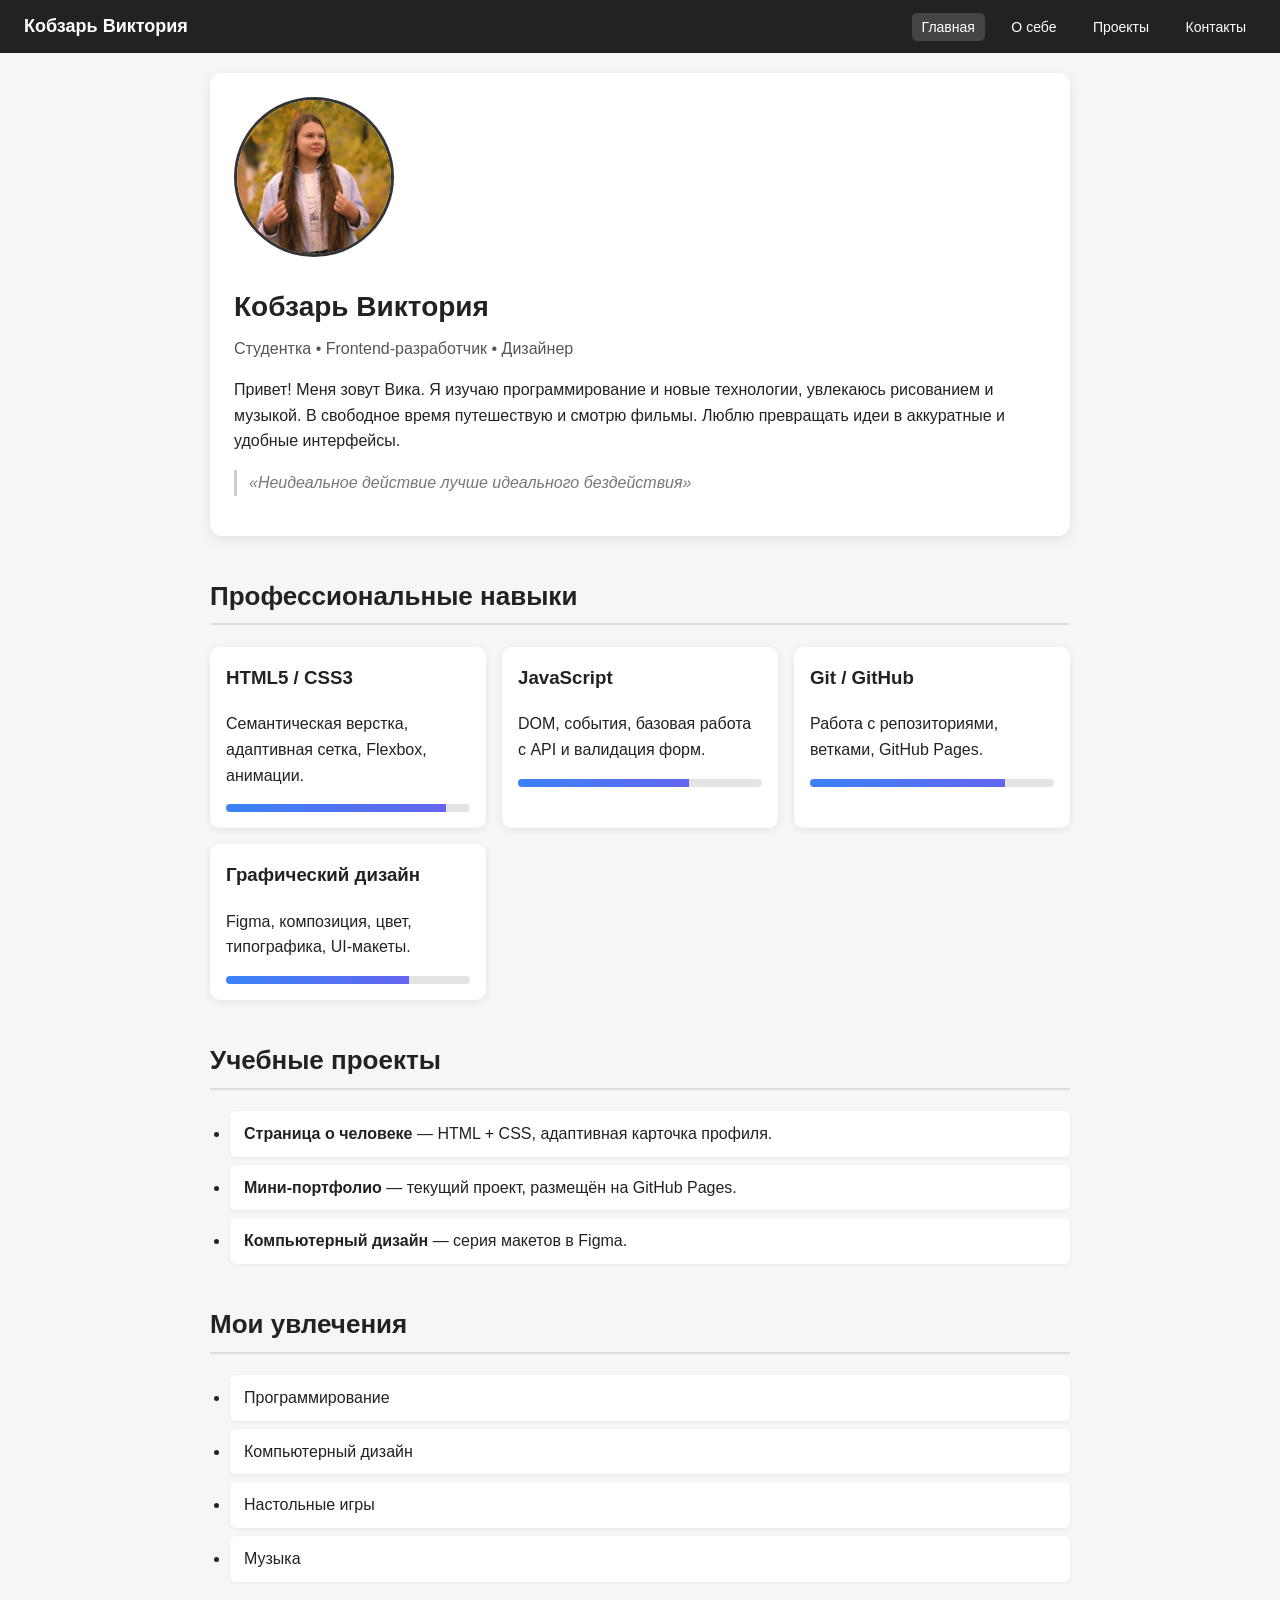
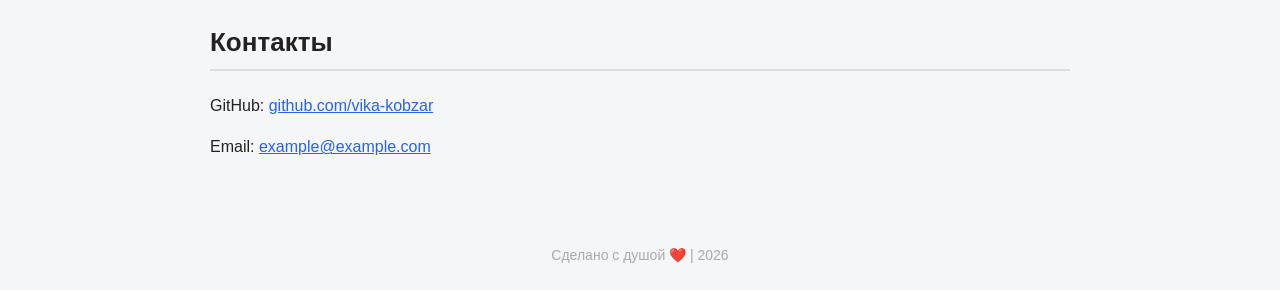
<file: index.html>
<!DOCTYPE html>
<html lang="ru">
<head>
  <meta charset="UTF-8">
  <meta name="viewport" content="width=device-width, initial-scale=1.0">
  <meta name="description" content="Мини-портфолио Кобзарь Виктории — веб-разработка, дизайн, IT. Учебные проекты и профессиональные навыки.">
  <title>Кобзарь Виктория — Портфолио веб-разработчика</title>
  <link rel="stylesheet" href="css/style.css">
</head>
<body>

<header class="site-header">
  <a class="logo" href="index.html">Кобзарь Виктория</a>
  <nav>
    <a href="index.html">Главная</a>
    <a href="about.html">О себе</a>
    <a href="projects.html">Проекты</a>
    <a href="contacts.html">Контакты</a>
  </nav>
</header>

<main>

  <section class="hero" id="about">
    <img class="avatar" src="images/avatar.jpg" alt="Фото Кобзарь Виктории — студентки и веб-разработчика">
    <div class="hero-text">
      <h1>Кобзарь Виктория</h1>
      <p class="subtitle">Студентка • Frontend-разработчик • Дизайнер</p>
      <p>
        Привет! Меня зовут Вика. Я изучаю программирование и новые технологии,
        увлекаюсь рисованием и музыкой. В свободное время путешествую и смотрю фильмы.
        Люблю превращать идеи в аккуратные и удобные интерфейсы.
      </p>
      <p class="quote">«Неидеальное действие лучше идеального бездействия»</p>
    </div>
  </section>

  <section id="skills">
    <h2>Профессиональные навыки</h2>
    <div class="skills-grid">
      <div class="skill-card">
        <h3>HTML5 / CSS3</h3>
        <p>Семантическая верстка, адаптивная сетка, Flexbox, анимации.</p>
        <div class="bar"><span style="width: 90%"></span></div>
      </div>
      <div class="skill-card">
        <h3>JavaScript</h3>
        <p>DOM, события, базовая работа с API и валидация форм.</p>
        <div class="bar"><span style="width: 70%"></span></div>
      </div>
      <div class="skill-card">
        <h3>Git / GitHub</h3>
        <p>Работа с репозиториями, ветками, GitHub Pages.</p>
        <div class="bar"><span style="width: 80%"></span></div>
      </div>
      <div class="skill-card">
        <h3>Графический дизайн</h3>
        <p>Figma, композиция, цвет, типографика, UI-макеты.</p>
        <div class="bar"><span style="width: 75%"></span></div>
      </div>
    </div>
  </section>

  <section id="projects">
    <h2>Учебные проекты</h2>
    <ul class="projects-list">
      <li><strong>Страница о человеке</strong> — HTML + CSS, адаптивная карточка профиля.</li>
      <li><strong>Мини-портфолио</strong> — текущий проект, размещён на GitHub Pages.</li>
      <li><strong>Компьютерный дизайн</strong> — серия макетов в Figma.</li>
    </ul>
  </section>

  <section id="hobbies">
    <h2>Мои увлечения</h2>
    <ul class="hobbies">
      <li>Программирование</li>
      <li>Компьютерный дизайн</li>
      <li>Настольные игры</li>
      <li>Музыка</li>
    </ul>
  </section>

  <section id="contacts">
    <h2>Контакты</h2>
    <p>GitHub: <a href="https://github.com/vika-kobzar">github.com/vika-kobzar</a></p>
    <p>Email: <a href="mailto:example@example.com">example@example.com</a></p>
  </section>

</main>

<footer>
  Сделано с душой ❤️ | 2026
</footer>

<script src="js/script.js"></script>
</body>
</html>
</file>
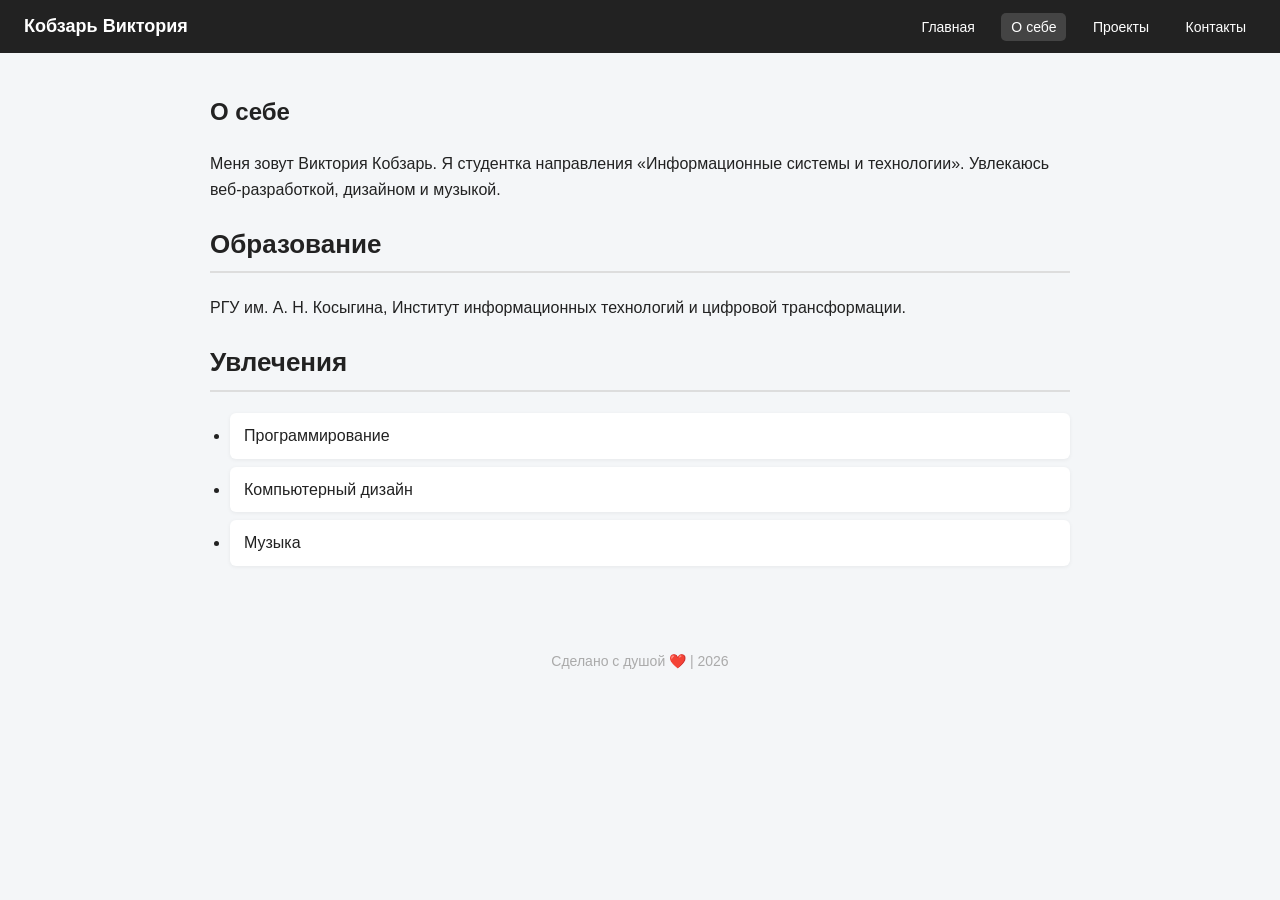
<file: about.html>
<!DOCTYPE html>
<html lang="ru">
<head>
  <meta charset="UTF-8">
  <meta name="viewport" content="width=device-width, initial-scale=1.0">
  <meta name="description" content="Подробнее о Кобзарь Виктории: образование, увлечения и профессиональный путь в веб-разработке.">
  <title>О себе — Кобзарь Виктория</title>
  <link rel="stylesheet" href="css/style.css">
</head>
<body>

<header class="site-header">
  <a class="logo" href="index.html">Кобзарь Виктория</a>
  <nav>
    <a href="index.html">Главная</a>
    <a href="about.html">О себе</a>
    <a href="projects.html">Проекты</a>
    <a href="contacts.html">Контакты</a>
  </nav>
</header>

<main>
  <section>
    <h1>О себе</h1>
    <p>Меня зовут Виктория Кобзарь. Я студентка направления «Информационные системы и технологии». Увлекаюсь веб-разработкой, дизайном и музыкой.</p>
    <h2>Образование</h2>
    <p>РГУ им. А. Н. Косыгина, Институт информационных технологий и цифровой трансформации.</p>
    <h2>Увлечения</h2>
    <ul class="hobbies">
      <li>Программирование</li>
      <li>Компьютерный дизайн</li>
      <li>Музыка</li>
    </ul>
  </section>
</main>

<footer>Сделано с душой ❤️ | 2026</footer>
<script src="js/script.js"></script>
</body>
</html>
</file>
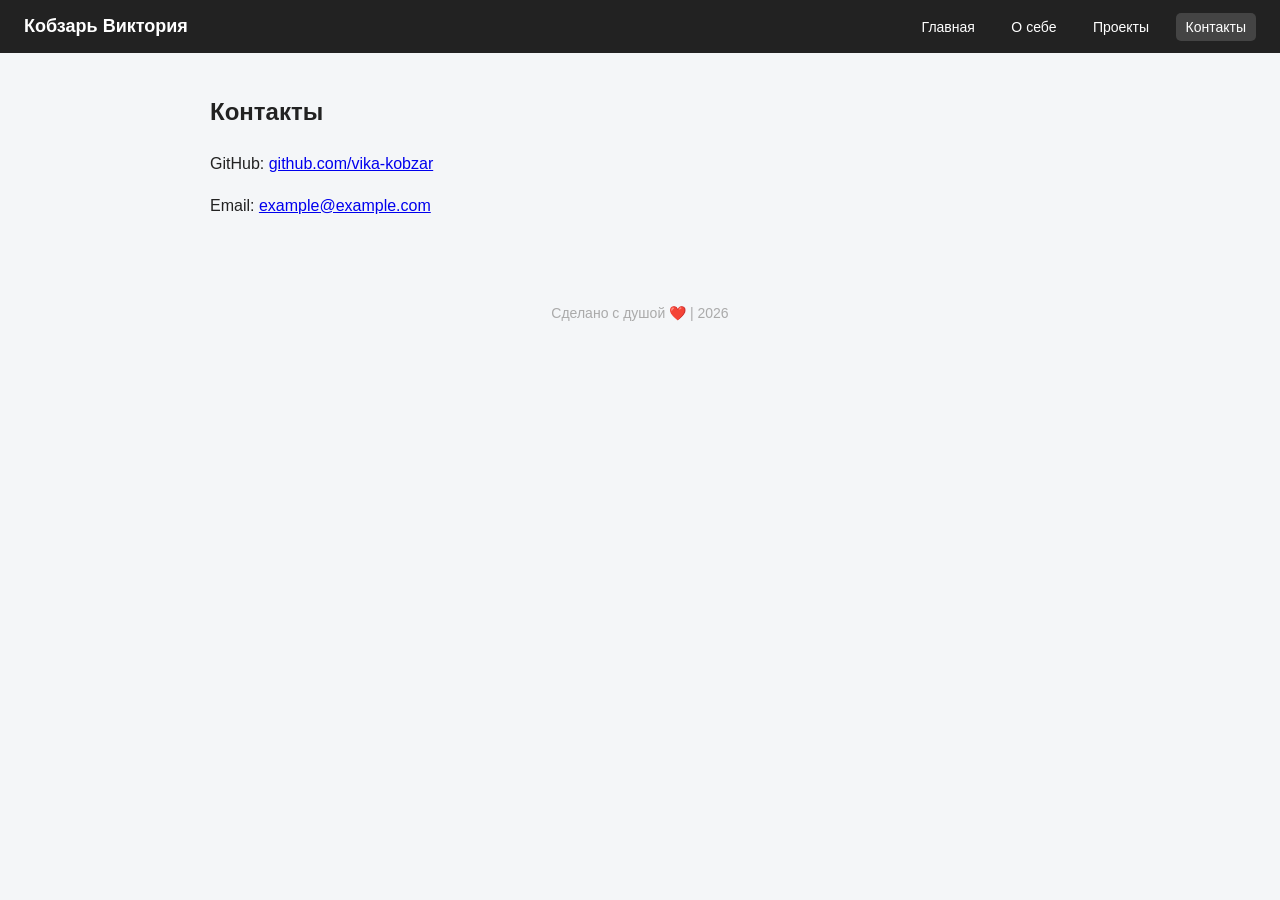
<file: contacts.html>
<!DOCTYPE html>
<html lang="ru">
<head>
  <meta charset="UTF-8">
  <meta name="viewport" content="width=device-width, initial-scale=1.0">
  <meta name="description" content="Свяжитесь с Кобзарь Викторией: GitHub, email для сотрудничества и вопросов.">
  <title>Контакты — Кобзарь Виктория</title>
  <link rel="stylesheet" href="css/style.css">
</head>
<body>

<header class="site-header">
  <a class="logo" href="index.html">Кобзарь Виктория</a>
  <nav>
    <a href="index.html">Главная</a>
    <a href="about.html">О себе</a>
    <a href="projects.html">Проекты</a>
    <a href="contacts.html">Контакты</a>
  </nav>
</header>

<main>
  <section>
    <h1>Контакты</h1>
    <p>GitHub: <a href="https://github.com/vika-kobzar">github.com/vika-kobzar</a></p>
    <p>Email: <a href="mailto:example@example.com">example@example.com</a></p>
  </section>
</main>

<footer>Сделано с душой ❤️ | 2026</footer>
<script src="js/script.js"></script>
</body>
</html>
</file>
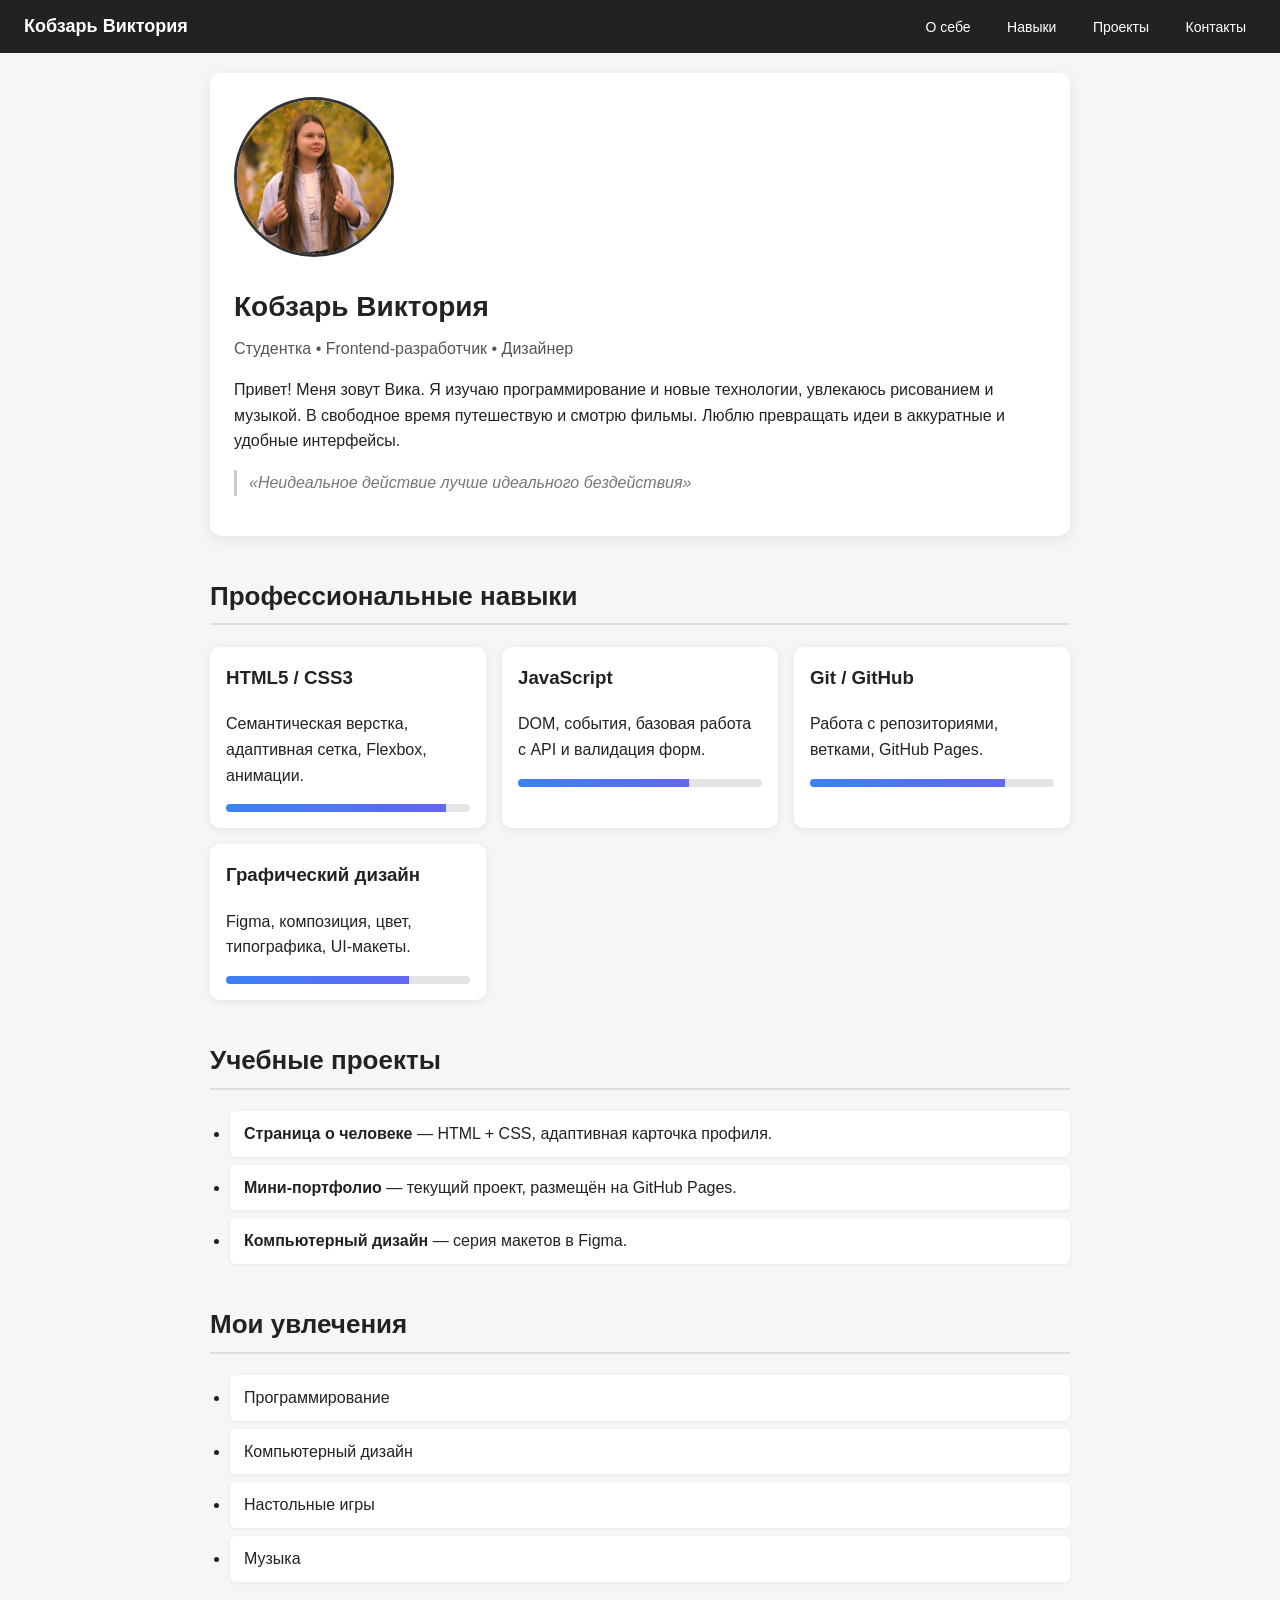
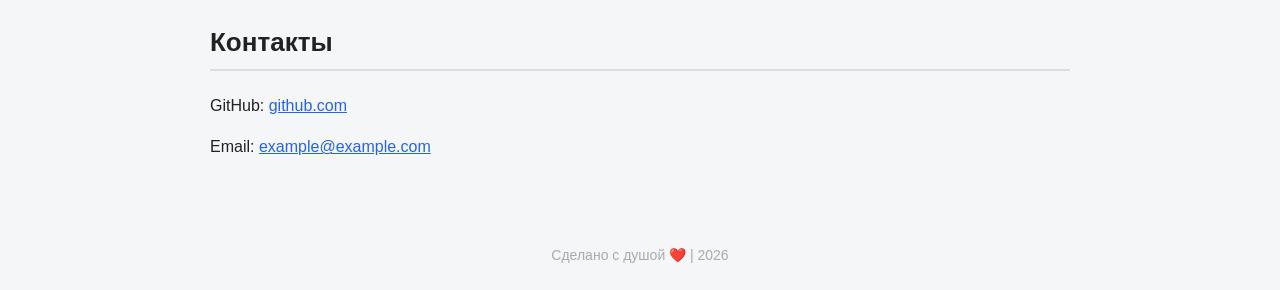
<file: kobzar.html>
<!DOCTYPE html>
<html lang="ru">
<head>
  <meta charset="UTF-8">
  <meta name="viewport" content="width=device-width, initial-scale=1.0">
  <meta name="description" content="Мини-портфолио Кобзарь Виктории — веб-разработка, дизайн, IT">
  <title>Кобзарь Виктория — Портфолио</title>
  <link rel="stylesheet" href="style.css">
</head>
<body>

<header class="site-header">
  <a class="logo" href="#">Кобзарь Виктория</a>
  <nav>
    <a href="#about">О себе</a>
    <a href="#skills">Навыки</a>
    <a href="#projects">Проекты</a>
    <a href="#contacts">Контакты</a>
  </nav>
</header>

<main>

  <section class="hero" id="about">
    <img class="avatar" src="photo/kobz.jfif" alt="Фото Кобзарь Виктории">
    <div class="hero-text">
      <h1>Кобзарь Виктория</h1>
      <p class="subtitle">Студентка • Frontend-разработчик • Дизайнер</p>
      <p>
        Привет! Меня зовут Вика. Я изучаю программирование и новые технологии,
        увлекаюсь рисованием и музыкой. В свободное время путешествую и смотрю фильмы.
        Люблю превращать идеи в аккуратные и удобные интерфейсы.
      </p>
      <p class="quote">«Неидеальное действие лучше идеального бездействия»</p>
    </div>
  </section>

  <section id="skills">
    <h2>Профессиональные навыки</h2>
    <div class="skills-grid">
      <div class="skill-card">
        <h3>HTML5 / CSS3</h3>
        <p>Семантическая верстка, адаптивная сетка, Flexbox, анимации.</p>
        <div class="bar"><span style="width: 90%"></span></div>
      </div>
      <div class="skill-card">
        <h3>JavaScript</h3>
        <p>DOM, события, базовая работа с API и валидация форм.</p>
        <div class="bar"><span style="width: 70%"></span></div>
      </div>
      <div class="skill-card">
        <h3>Git / GitHub</h3>
        <p>Работа с репозиториями, ветками, GitHub Pages.</p>
        <div class="bar"><span style="width: 80%"></span></div>
      </div>
      <div class="skill-card">
        <h3>Графический дизайн</h3>
        <p>Figma, композиция, цвет, типографика, UI-макеты.</p>
        <div class="bar"><span style="width: 75%"></span></div>
      </div>
    </div>
  </section>

  <section id="projects">
    <h2>Учебные проекты</h2>
    <ul class="projects-list">
      <li><strong>Страница о человеке</strong> — HTML + CSS, адаптивная карточка профиля.</li>
      <li><strong>Мини-портфолио</strong> — текущий проект, размещён на GitHub Pages.</li>
      <li><strong>Компьютерный дизайн</strong> — серия макетов в Figma.</li>
    </ul>
  </section>

  <section id="hobbies">
    <h2>Мои увлечения</h2>
    <ul class="hobbies">
      <li>Программирование</li>
      <li>Компьютерный дизайн</li>
      <li>Настольные игры</li>
      <li>Музыка</li>
    </ul>
  </section>

  <section id="contacts">
    <h2>Контакты</h2>
    <p>GitHub: <a href="https://github.com/">github.com</a></p>
    <p>Email: <a href="mailto:example@example.com">example@example.com</a></p>
  </section>

</main>

<footer>
  Сделано с душой ❤️ | 2026
</footer>

</body>
</html>
</file>
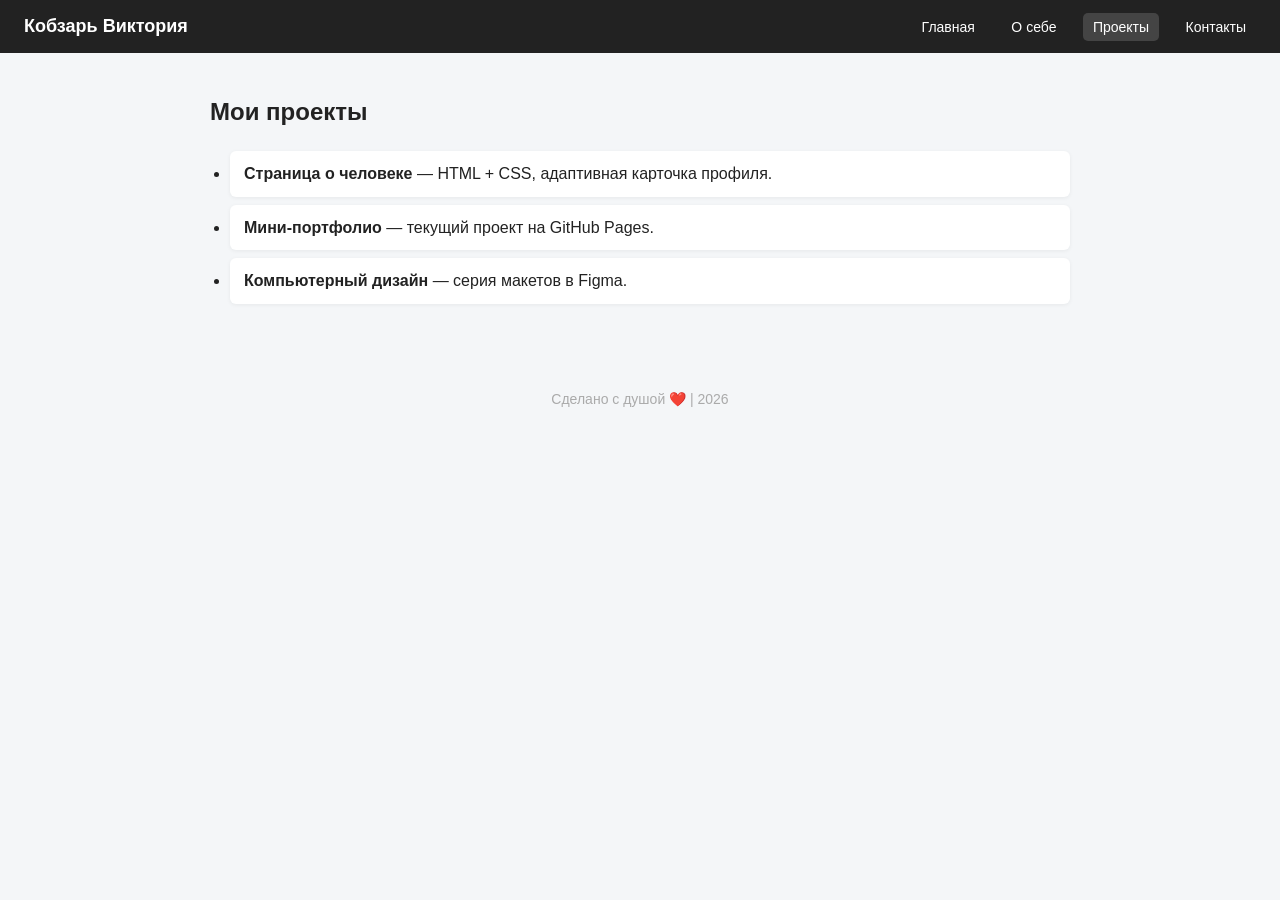
<file: projects.html>
<!DOCTYPE html>
<html lang="ru">
<head>
  <meta charset="UTF-8">
  <meta name="viewport" content="width=device-width, initial-scale=1.0">
  <meta name="description" content="Учебные и личные проекты Кобзарь Виктории в области веб-разработки и дизайна.">
  <title>Проекты — Кобзарь Виктория</title>
  <link rel="stylesheet" href="css/style.css">
</head>
<body>

<header class="site-header">
  <a class="logo" href="index.html">Кобзарь Виктория</a>
  <nav>
    <a href="index.html">Главная</a>
    <a href="about.html">О себе</a>
    <a href="projects.html">Проекты</a>
    <a href="contacts.html">Контакты</a>
  </nav>
</header>

<main>
  <section>
    <h1>Мои проекты</h1>
    <ul class="projects-list">
      <li><strong>Страница о человеке</strong> — HTML + CSS, адаптивная карточка профиля.</li>
      <li><strong>Мини-портфолио</strong> — текущий проект на GitHub Pages.</li>
      <li><strong>Компьютерный дизайн</strong> — серия макетов в Figma.</li>
    </ul>
  </section>
</main>

<footer>Сделано с душой ❤️ | 2026</footer>
<script src="js/script.js"></script>
</body>
</html>
</file>
<file: css/style.css>
* { box-sizing: border-box; }

body {
  font-family: 'Segoe UI', Arial, sans-serif;
  margin: 0;
  padding: 0;
  background-color: #f4f6f8;
  color: #222;
  line-height: 1.6;
}

/* Шапка */
.site-header {
  background-color: #222;
  padding: 12px 24px;
  display: flex;
  justify-content: space-between;
  align-items: center;
  flex-wrap: wrap;
  position: sticky;
  top: 0;
  z-index: 10;
}

.site-header .logo {
  color: #fff;
  font-weight: bold;
  font-size: 18px;
  text-decoration: none;
}

.site-header nav a {
  color: #fff;
  text-decoration: none;
  margin-left: 12px;
  padding: 6px 10px;
  border-radius: 5px;
  font-size: 14px;
  transition: background-color .3s;
}

.site-header nav a:hover { background-color: #444; }

/* Основной контент */
main {
  max-width: 900px;
  margin: 0 auto;
  padding: 20px;
}

section { margin-bottom: 40px; }

h2 {
  font-size: 26px;
  border-bottom: 2px solid #ddd;
  padding-bottom: 6px;
}

/* Блок "О себе" */
.hero {
  display: flex;
  gap: 28px;
  align-items: center;
  flex-wrap: wrap;
  background: #fff;
  padding: 24px;
  border-radius: 12px;
  box-shadow: 0 4px 14px rgba(0,0,0,.08);
}

.avatar {
  width: 160px;
  height: 160px;
  object-fit: cover;
  border-radius: 50%;
  border: 3px solid #333;
  flex-shrink: 0;
}

.hero-text h1 { margin: 0 0 6px; font-size: 28px; }

.subtitle { color: #555; margin: 0 0 12px; }

.quote {
  font-style: italic;
  color: #777;
  border-left: 3px solid #ccc;
  padding-left: 12px;
}

/* Навыки */
.skills-grid {
  display: grid;
  grid-template-columns: repeat(auto-fit, minmax(220px, 1fr));
  gap: 16px;
}

.skill-card {
  background: #fff;
  padding: 16px;
  border-radius: 10px;
  box-shadow: 0 2px 8px rgba(0,0,0,.07);
}

.skill-card h3 { margin-top: 0; }

.bar {
  background: #e4e4e4;
  border-radius: 6px;
  height: 8px;
  overflow: hidden;
  margin-top: 8px;
}

.bar span {
  display: block;
  height: 100%;
  background: linear-gradient(90deg, #3b82f6, #6366f1);
}

/* Проекты и увлечения */
.projects-list, .hobbies { padding-left: 20px; }

.projects-list li, .hobbies li {
  background: #fff;
  margin: 8px 0;
  padding: 10px 14px;
  border-radius: 6px;
  box-shadow: 0 1px 4px rgba(0,0,0,.06);
}

/* Контакты */
#contacts a { color: #2563eb; }

/* Подвал */
footer {
  text-align: center;
  padding: 24px 0;
  color: #aaa;
  font-size: 14px;
}

/* Мобильная версия */
@media (max-width: 600px) {
  .hero { flex-direction: column; text-align: center; }
  .site-header { justify-content: center; }
  .site-header nav a { margin: 4px; }
}
</file>
<file: style.css>
* { box-sizing: border-box; }

body {
  font-family: 'Segoe UI', Arial, sans-serif;
  margin: 0;
  padding: 0;
  background-color: #f4f6f8;
  color: #222;
  line-height: 1.6;
}

/* Шапка */
.site-header {
  background-color: #222;
  padding: 12px 24px;
  display: flex;
  justify-content: space-between;
  align-items: center;
  flex-wrap: wrap;
  position: sticky;
  top: 0;
  z-index: 10;
}

.site-header .logo {
  color: #fff;
  font-weight: bold;
  font-size: 18px;
  text-decoration: none;
}

.site-header nav a {
  color: #fff;
  text-decoration: none;
  margin-left: 12px;
  padding: 6px 10px;
  border-radius: 5px;
  font-size: 14px;
  transition: background-color .3s;
}

.site-header nav a:hover { background-color: #444; }

/* Основной контент */
main {
  max-width: 900px;
  margin: 0 auto;
  padding: 20px;
}

section { margin-bottom: 40px; }

h2 {
  font-size: 26px;
  border-bottom: 2px solid #ddd;
  padding-bottom: 6px;
}

/* Блок "О себе" */
.hero {
  display: flex;
  gap: 28px;
  align-items: center;
  flex-wrap: wrap;
  background: #fff;
  padding: 24px;
  border-radius: 12px;
  box-shadow: 0 4px 14px rgba(0,0,0,.08);
}

.avatar {
  width: 160px;
  height: 160px;
  object-fit: cover;
  border-radius: 50%;
  border: 3px solid #333;
  flex-shrink: 0;
}

.hero-text h1 { margin: 0 0 6px; font-size: 28px; }

.subtitle { color: #555; margin: 0 0 12px; }

.quote {
  font-style: italic;
  color: #777;
  border-left: 3px solid #ccc;
  padding-left: 12px;
}

/* Навыки */
.skills-grid {
  display: grid;
  grid-template-columns: repeat(auto-fit, minmax(220px, 1fr));
  gap: 16px;
}

.skill-card {
  background: #fff;
  padding: 16px;
  border-radius: 10px;
  box-shadow: 0 2px 8px rgba(0,0,0,.07);
}

.skill-card h3 { margin-top: 0; }

.bar {
  background: #e4e4e4;
  border-radius: 6px;
  height: 8px;
  overflow: hidden;
  margin-top: 8px;
}

.bar span {
  display: block;
  height: 100%;
  background: linear-gradient(90deg, #3b82f6, #6366f1);
}

/* Проекты и увлечения */
.projects-list, .hobbies { padding-left: 20px; }

.projects-list li, .hobbies li {
  background: #fff;
  margin: 8px 0;
  padding: 10px 14px;
  border-radius: 6px;
  box-shadow: 0 1px 4px rgba(0,0,0,.06);
}

/* Контакты */
#contacts a { color: #2563eb; }

/* Подвал */
footer {
  text-align: center;
  padding: 24px 0;
  color: #aaa;
  font-size: 14px;
}

/* Мобильная версия */
@media (max-width: 600px) {
  .hero { flex-direction: column; text-align: center; }
  .site-header { justify-content: center; }
  .site-header nav a { margin: 4px; }
}
</file>
